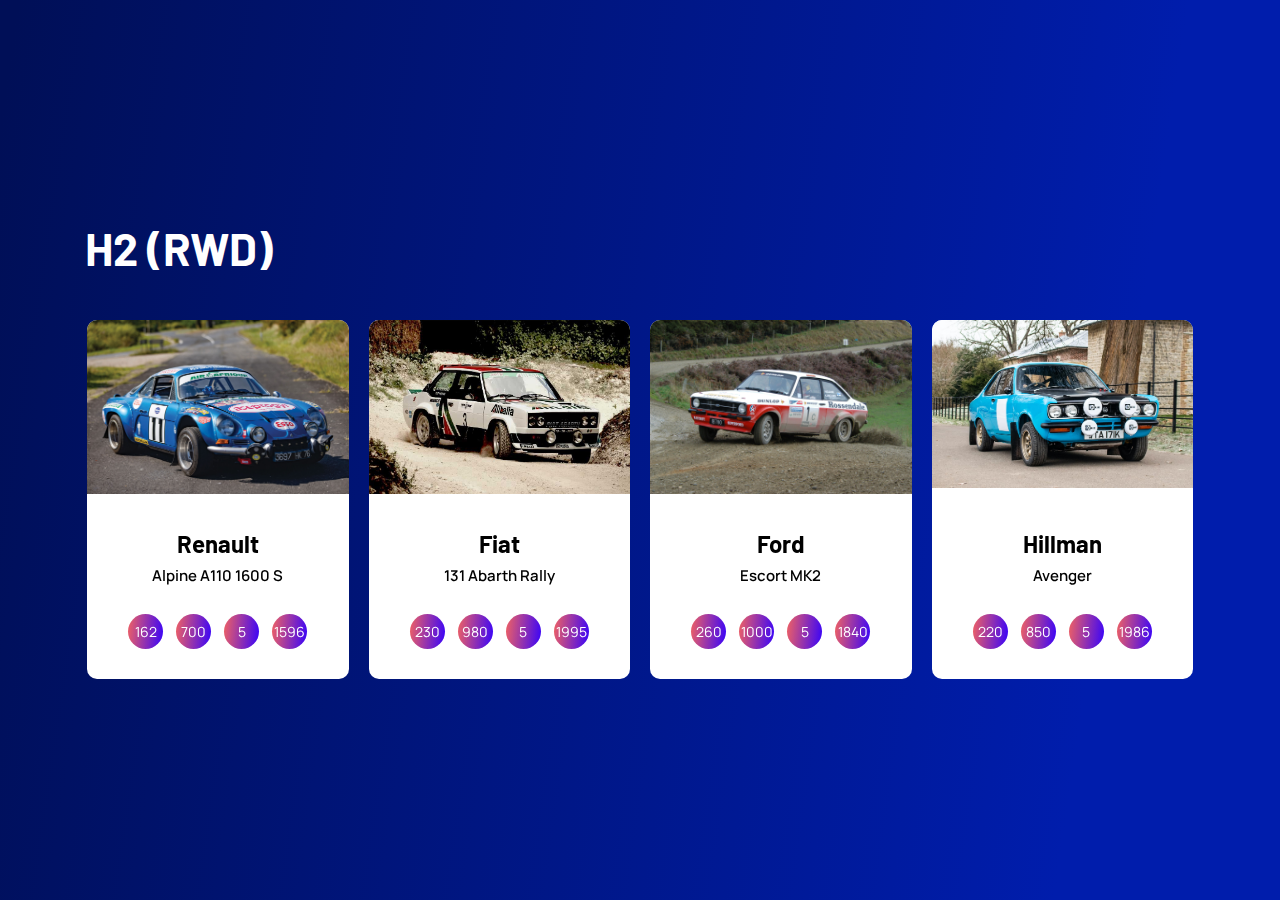
<file: Carousel/index.html>
<!DOCTYPE html>
<html lang="en">
<head>
    <meta charset="utf-8">
    <meta name="description" content="">
    <meta name="keywords" content="app, landing, corporate, Creative, Html Template, Template">
    <meta name="author" content="web-themes">
    <meta http-equiv="x-ua-compatible" content="ie=edge">
    <meta name="viewport" content="width=device-width, initial-scale=1">

    <!-- title -->
    <title>Card Slider</title>

    <!-- favicon -->
    <!-- <link href="img/favicon.png" type="image/png" rel="icon"> -->

    <!-- all css here -->
    <link rel="stylesheet" href="https://cdn.jsdelivr.net/npm/bootstrap@4.3.1/dist/css/bootstrap.min.css" integrity="sha384-ggOyR0iXCbMQv3Xipma34MD+dH/1fQ784/j6cY/iJTQUOhcWr7x9JvoRxT2MZw1T" crossorigin="anonymous">
  <link rel="stylesheet" href="https://cdnjs.cloudflare.com/ajax/libs/font-awesome/6.5.1/css/all.min.css" integrity="sha512-DTOQO9RWCH3ppGqcWaEA1BIZOC6xxalwEsw9c2QQeAIftl+Vegovlnee1c9QX4TctnWMn13TZye+giMm8e2LwA==" crossorigin="anonymous" referrerpolicy="no-referrer" />
  <link rel="stylesheet" href="https://cdnjs.cloudflare.com/ajax/libs/OwlCarousel2/2.3.4/assets/owl.carousel.css" integrity="sha512-UTNP5BXLIptsaj5WdKFrkFov94lDx+eBvbKyoe1YAfjeRPC+gT5kyZ10kOHCfNZqEui1sxmqvodNUx3KbuYI/A==" crossorigin="anonymous" referrerpolicy="no-referrer" />
  <link href="css/style.css" rel="stylesheet" type="text/css" />
</head>
<body>
    
    <!-- card area start -->
    <div class="card_wrapper">
        <div class="container">
            <div class="row">
                <div class="col-12">
                    <h2 class="head_text">H2 (RWD)</h2>
                    <div class="owl-carousel card_carousel">
                        <div class="card_box">
                            <div class="img_box">
                                <img class="img-fluid" src="../pics/1973-alpine-a110-main.jpg" alt="">
                            </div>
                            <div class="text_box">
                                <h4>Renault</h4>
                                <p>Alpine A110 1600 S</p>
                            </div>
                            <ul class="card_social">
                                <li><a href="#"><span>162</span></a></li>
                                <li><a href="#"><span>700</span></a></li>
                                <li><a href="#"><span>5</span></a></li>
                                <li><a href="#"><span>1596</span></a></li>
                            </ul>
                        </div>
                        <div class="card_box">
                            <div class="img_box">
                                <img class="img-fluid card-main-image" src="../pics/689b42a8d3596f0e36376dfefe7c55e7.jpg" alt="">
                            </div>
                            <div class="text_box">
                                <h4>Fiat</h4>
                                <p>131 Abarth Rally</p>
                            </div>
                            <ul class="card_social">
                                <li><a href="#"><span>230</span></a></li>
                                <li><a href="#"><span>980</span></a></li>
                                <li><a href="#"><span>5</span></a></li>
                                <li><a href="#"><span>1995</span></a></li>
                            </ul>
                        </div>
                        <div class="card_box">
                            <div class="img_box">
                                <img class="img-fluid card-main-image" src="../pics/Kankkunen_Otago2004_CopyrightGeoffRidder_DSC_7574.jpg"  alt="">
                            </div>
                            <div class="text_box">
                                <h4>Ford</h4>
                                <p>Escort MK2</p>
                            </div>
                            <ul class="card_social">
                                <li><a href="#"><span>260</span></a></li>
                                <li><a href="#"><span>1000</span></a></li>
                                <li><a href="#"><span>5</span></a></li>
                                <li><a href="#"><span>1840</span></a></li>
                            </ul>
                        </div>

                        <div class="card_box">
                            <div class="img_box">
                                <img class="img-fluid card-main-image" src="../pics/TITLE-IMAGE-HILLMAN.avif"  alt="">
                            </div>
                            <div class="text_box">
                                <h4>Hillman</h4>
                                <p>Avenger</p>
                            </div>
                            <ul class="card_social">
                                <li><a href="#"><span>220</span></a></li>
                                <li><a href="#"><span>850</span></a></li>
                                <li><a href="#"><span>5</span></a></li>
                                <li><a href="#"><span>1986</span></a></li>
                            </ul>
                        </div>

                        <div class="card_box">
                            <div class="img_box">
                                <img class="img-fluid card-main-image" src="../pics/apGq3j8_700b.jpg"  alt="">
                            </div>
                            <div class="text_box">
                                <h4>Opel</h4>
                                <p>Kadett C GTE</p>
                            </div>
                            <ul class="card_social">
                                <li><a href="#"><span>240</span></a></li>
                                <li><a href="#"><span>960</span></a></li>
                                <li><a href="#"><span>5</span></a></li>
                                <li><a href="#"><span>1996</span></a></li>
                            </ul>
                        </div>

                         <div class="card_box">
                            <div class="img_box">
                                <img class="img-fluid card-main-image" src="../pics/Talbot-Sunbeam-Lotus-Car.webp"  alt="">
                            </div>
                            <div class="text_box">
                                <h4>Talbot</h4>
                                <p>Sunbeam Lotus</p>
                            </div>
                            <ul class="card_social">
                                <li><a href="#"><span>245</span></a></li>
                                <li><a href="#"><span>1015</span></a></li>
                                <li><a href="#"><span>5</span></a></li>
                                <li><a href="#"><span>2174</span></a></li>
                            </ul>
                        </div>
                    </div>
                </div>
            </div>

            <!--
            <br>
            <br>
            <br>
            <br>
            <div class="row">
                <div class="col-12">
                    <h2 class="head_text">Group B (4WD)</h2>
                    <div class="owl-carousel card_carousel">
                        <div class="card_box">
                            <div class="img_box">
                                <img class="img-fluid" src="../pics/audi-quattro-s1-for-sale-lead.webp" alt="">
                            </div>
                            <div class="text_box">
                                <h4>Audi</h4>
                                <p>Sport quattro S1 E2</p>
                            </div>
                            <ul class="card_social">
                                <li><a href="#"><span>476</span></a></li>
                                <li><a href="#"><span>1090</span></a></li>
                                <li><a href="#"><span>5</span></a></li>
                                <li><a href="#"><span>2110</span></a></li>
                            </ul>
                        </div>
                        <div class="card_box">
                            <div class="img_box">
                                <img class="img-fluid card-main-image" src="../pics/fordrs200-03.jpg" alt="">
                            </div>
                            <div class="text_box">
                                <h4>Ford</h4>
                                <p>RS200</p>
                            </div>
                            <ul class="card_social">
                                <li><a href="#"><span>450</span></a></li>
                                <li><a href="#"><span>1050</span></a></li>
                                <li><a href="#"><span>5</span></a></li>
                                <li><a href="#"><span>1803</span></a></li>
                            </ul>
                        </div>
                        <div class="card_box">
                            <div class="img_box">
                                <img class="img-fluid card-main-image" src="../pics/1200px-Rétromobile_2017_-_Lancia_Delta_S4_-_circa_1986_-_001.jpg"  alt="">
                            </div>
                            <div class="text_box">
                                <h4>Lancia</h4>
                                <p>Delta S4</p>
                            </div>
                            <ul class="card_social">
                                <li><a href="#"><span>460</span></a></li>
                                <li><a href="#"><span>1000</span></a></li>
                                <li><a href="#"><span>5</span></a></li>
                                <li><a href="#"><span>1759</span></a></li>
                            </ul>
                        </div>

                        <div class="card_box">
                            <div class="img_box">
                                <img class="img-fluid card-main-image" src="../pics/mg_metro_6r4_8-1.jpeg"  alt="">
                            </div>
                            <div class="text_box">
                                <h4>MG</h4>
                                <p>Metro 6R4</p>
                            </div>
                            <ul class="card_social">
                                <li><a href="#"><span>410</span></a></li>
                                <li><a href="#"><span>1040</span></a></li>
                                <li><a href="#"><span>5</span></a></li>
                                <li><a href="#"><span>2991</span></a></li>
                            </ul>
                        </div>

                        <div class="card_box">
                            <div class="img_box">
                                <img class="img-fluid card-main-image" src="../pics/apGq3j8_700b.jpg"  alt="">
                            </div>
                            <div class="text_box">
                                <h4>Peugeot</h4>
                                <p>205 T16 Evo 2</p>
                            </div>
                            <ul class="card_social">
                                <li><a href="#"><span>500</span></a></li>
                                <li><a href="#"><span>1000</span></a></li>
                                <li><a href="#"><span>5</span></a></li>
                                <li><a href="#"><span>1775</span></a></li>
                            </ul>
                        </div>
                    </div>
                </div>
            </div>


            <br>
            <br>
            <br>
            <div class="row">
                <div class="col-12">
                    <h2 class="head_text">Group B (RWD)</h2>
                    <div class="owl-carousel card_carousel">
                        <div class="card_box">
                            <div class="img_box">
                                <img class="img-fluid" src="../pics/cca86fe9ca1d0beb2223a6a734c30a87.jpg" alt="">
                            </div>
                            <div class="text_box">
                                <h4>BMW</h4>
                                <p>M1 Procar Rally</p>
                            </div>
                            <ul class="card_social">
                                <li><a href="#"><span>430</span></a></li>
                                <li><a href="#"><span>1150</span></a></li>
                                <li><a href="#"><span>5</span></a></li>
                                <li><a href="#"><span>3453</span></a></li>
                            </ul>
                        </div>
                        <div class="card_box">
                            <div class="img_box">
                                <img class="img-fluid card-main-image" src="../pics/LanciaRally037.jpg" alt="">
                            </div>
                            <div class="text_box">
                                <h4>Lancia</h4>
                                <p>037 Evo 2</p>
                            </div>
                            <ul class="card_social">
                                <li><a href="#"><span>330</span></a></li>
                                <li><a href="#"><span>960</span></a></li>
                                <li><a href="#"><span>5</span></a></li>
                                <li><a href="#"><span>2111</span></a></li>
                            </ul>
                        </div>
                        <div class="card_box">
                            <div class="img_box">
                                <img class="img-fluid card-main-image" src="../pics/maxresdefault.jpg"  alt="">
                            </div>
                            <div class="text_box">
                                <h4>Opel</h4>
                                <p>Manta 400</p>
                            </div>
                            <ul class="card_social">
                                <li><a href="#"><span>280</span></a></li>
                                <li><a href="#"><span>990</span></a></li>
                                <li><a href="#"><span>5</span></a></li>
                                <li><a href="#"><span>2410</span></a></li>
                            </ul>
                        </div>

                        <div class="card_box">
                            <div class="img_box">
                                <img class="img-fluid card-main-image" src="../pics/Rothmans-Porsche-911-SC-RS.jpg"  alt="">
                            </div>
                            <div class="text_box">
                                <h4>Porsche</h4>
                                <p>911 SC RS</p>
                            </div>
                            <ul class="card_social">
                                <li><a href="#"><span>290</span></a></li>
                                <li><a href="#"><span>960</span></a></li>
                                <li><a href="#"><span>5</span></a></li>
                                <li><a href="#"><span>2994</span></a></li>
                            </ul>
                        </div>
                    </div>
                </div>
            </div>



            <br>
            <br>
            <br>
            <div class="row">
                <div class="col-12">
                    <h2 class="head_text">Group B (RWD)</h2>
                    <div class="owl-carousel card_carousel">
                        <div class="card_box">
                            <div class="img_box">
                                <img class="img-fluid" src="../pics/cca86fe9ca1d0beb2223a6a734c30a87.jpg" alt="">
                            </div>
                            <div class="text_box">
                                <h4>BMW</h4>
                                <p>M1 Procar Rally</p>
                            </div>
                            <ul class="card_social">
                                <li><a href="#"><span>430</span></a></li>
                                <li><a href="#"><span>1150</span></a></li>
                                <li><a href="#"><span>5</span></a></li>
                                <li><a href="#"><span>3453</span></a></li>
                            </ul>
                        </div>
                        <div class="card_box">
                            <div class="img_box">
                                <img class="img-fluid card-main-image" src="../pics/LanciaRally037.jpg" alt="">
                            </div>
                            <div class="text_box">
                                <h4>Lancia</h4>
                                <p>037 Evo 2</p>
                            </div>
                            <ul class="card_social">
                                <li><a href="#"><span>330</span></a></li>
                                <li><a href="#"><span>960</span></a></li>
                                <li><a href="#"><span>5</span></a></li>
                                <li><a href="#"><span>2111</span></a></li>
                            </ul>
                        </div>
                        <div class="card_box">
                            <div class="img_box">
                                <img class="img-fluid card-main-image" src="../pics/maxresdefault.jpg"  alt="">
                            </div>
                            <div class="text_box">
                                <h4>Opel</h4>
                                <p>Manta 400</p>
                            </div>
                            <ul class="card_social">
                                <li><a href="#"><span>280</span></a></li>
                                <li><a href="#"><span>990</span></a></li>
                                <li><a href="#"><span>5</span></a></li>
                                <li><a href="#"><span>2410</span></a></li>
                            </ul>
                        </div>

                        <div class="card_box">
                            <div class="img_box">
                                <img class="img-fluid card-main-image" src="../pics/Rothmans-Porsche-911-SC-RS.jpg"  alt="">
                            </div>
                            <div class="text_box">
                                <h4>Porsche</h4>
                                <p>911 SC RS</p>
                            </div>
                            <ul class="card_social">
                                <li><a href="#"><span>290</span></a></li>
                                <li><a href="#"><span>960</span></a></li>
                                <li><a href="#"><span>5</span></a></li>
                                <li><a href="#"><span>2994</span></a></li>
                            </ul>
                        </div>
                    </div>
                </div>
            </div>
        </div>
    </div>

    <!-- card area end -->




       
    


    <script src="https://code.jquery.com/jquery-3.3.1.slim.min.js" integrity="sha384-q8i/X+965DzO0rT7abK41JStQIAqVgRVzpbzo5smXKp4YfRvH+8abtTE1Pi6jizo" crossorigin="anonymous"></script>
<script src="https://cdn.jsdelivr.net/npm/popper.js@1.14.7/dist/umd/popper.min.js" integrity="sha384-UO2eT0CpHqdSJQ6hJty5KVphtPhzWj9WO1clHTMGa3JDZwrnQq4sF86dIHNDz0W1" crossorigin="anonymous"></script>
<script src="https://cdn.jsdelivr.net/npm/bootstrap@4.3.1/dist/js/bootstrap.min.js" integrity="sha384-JjSmVgyd0p3pXB1rRibZUAYoIIy6OrQ6VrjIEaFf/nJGzIxFDsf4x0xIM+B07jRM" crossorigin="anonymous"></script>
<script src="https://cdnjs.cloudflare.com/ajax/libs/OwlCarousel2/2.3.4/owl.carousel.min.js" integrity="sha512-bPs7Ae6pVvhOSiIcyUClR7/q2OAsRiovw4vAkX+zJbw3ShAeeqezq50RIIcIURq7Oa20rW2n2q+fyXBNcU9lrw==" crossorigin="anonymous" referrerpolicy="no-referrer"></script>
    <!-- all js here -->
    <script>
        
        //card slider start
        function card_carouselInit() {
            $('.owl-carousel.card_carousel').owlCarousel({
                dots: false,
                loop: true,
                margin: 20,
                stagePadding: 2,
                autoplay: true,
                autoplayTimeout: 1500,
                nav: true,
                navText: ["<i class='far fa-arrow-alt-circle-left'></i>","<i class='far fa-arrow-alt-circle-right'></i>"],
                autoplayHoverPause: true,
                responsive: {
                    0: {
                        items: 1
                    },
                    768: {
                        items: 2,
                    },
                    992: {
                        items: 4
                    }
                }
            });
        }
        card_carouselInit();

    </script>




</body>
</html>
</file>
<file: Carousel/css/style.css>
/*======================
   01. Google fonts
========================*/
@import url('https://fonts.googleapis.com/css2?family=Barlow:wght@400;500;600;700&display=swap');
@import url('https://fonts.googleapis.com/css2?family=Manrope:wght@400;500;600;700&display=swap');

/*======================
   02. Basic css
========================*/
html,
body,
div,
span,
h1,
h2,
h3,
h4,
h5,
h6,
p,
a,
strong,
i,
ol,
ul,
li,
form,
label,
footer,
header,
menu,
nav,
section {
	margin: 0;
	padding: 0;
}

body {
	line-height: 26px;
	background: blue;
	color: #000000;
	font-family: 'Manrope', sans-serif;
}

ol,
ul {
	list-style: none;
}

a:hover {
	text-decoration: none;
}

button:focus, input:focus, textarea:focus {
	outline: 0;
}

/*font-family: 'Barlow', sans-serif;*/

.card_wrapper {
	padding: 80px 0;
	background: linear-gradient(278.54deg, #001DAC 15.93%, #000F57 98.7%);	
	height: 100vh;
	display: flex;
	align-items: center;
}

.head_text {
	font-size: 45px;
	font-weight: 700;
	color: #ffffff;
	font-family: 'Barlow', sans-serif;
}

.card_box {
	border-radius: 10px;
	background: #ffffff;
	padding-bottom: 30px;
	text-align: center;
	overflow: hidden;
	transition: .3s;
	position: relative;
	margin-top: 45px;
}

.card_box::before {
	content: "";
	top: 0;
	left: 0;
	background: linear-gradient(96.49deg, #F16262 0%, #3200FF 102.71%);
}

.card-main-image {
	max-width: 100%;
	max-height: 100%;
}

.img_box {
	width: 262px;
	height: 180px;
	margin: 0 auto;
	z-index: 1;
	position: relative;
}

.text_box h4 {
	font-family: 'Barlow', sans-serif;
	color: #000000;
	font-size: 24px;
	font-weight: 700;
	margin: 30px 0 5px 0;
}

.text_box p {
	font-weight: 600;
	color: #000000;
	font-size: 15px;
}

.card_social li {
	display: inline-block;
}

.card_social li a {
	width: 35px;
	height: 35px;
	background: linear-gradient(96.49deg, #F16262 0%, #3200FF 102.71%);
	border-radius: 50%;
	display: inline-flex;
	align-items: center;
	justify-content: center;
	flex-shrink: 0;
	font-size: 14px;
	margin: 25px 5px 0 5px;
	color: #ffffff;
	transition: .3s;
}

.card_social li a:hover {
	background: linear-gradient(96.49deg, #3200FF 0%, #F16262 102.71%);
}

.card_carousel .owl-nav {
    position: absolute;
    top: -8%;
    right: 0;
}

.card_carousel .owl-prev, .card_carousel .owl-next {
	width: 40px;
	height: 40px;
	background: #ffffff;
	border-radius: 50%;
	display: inline-flex;
	align-items: center;
	justify-content: center;
	flex-shrink: 0;
	margin: 0 5px;
	font-size: 18px;
}
</file>
